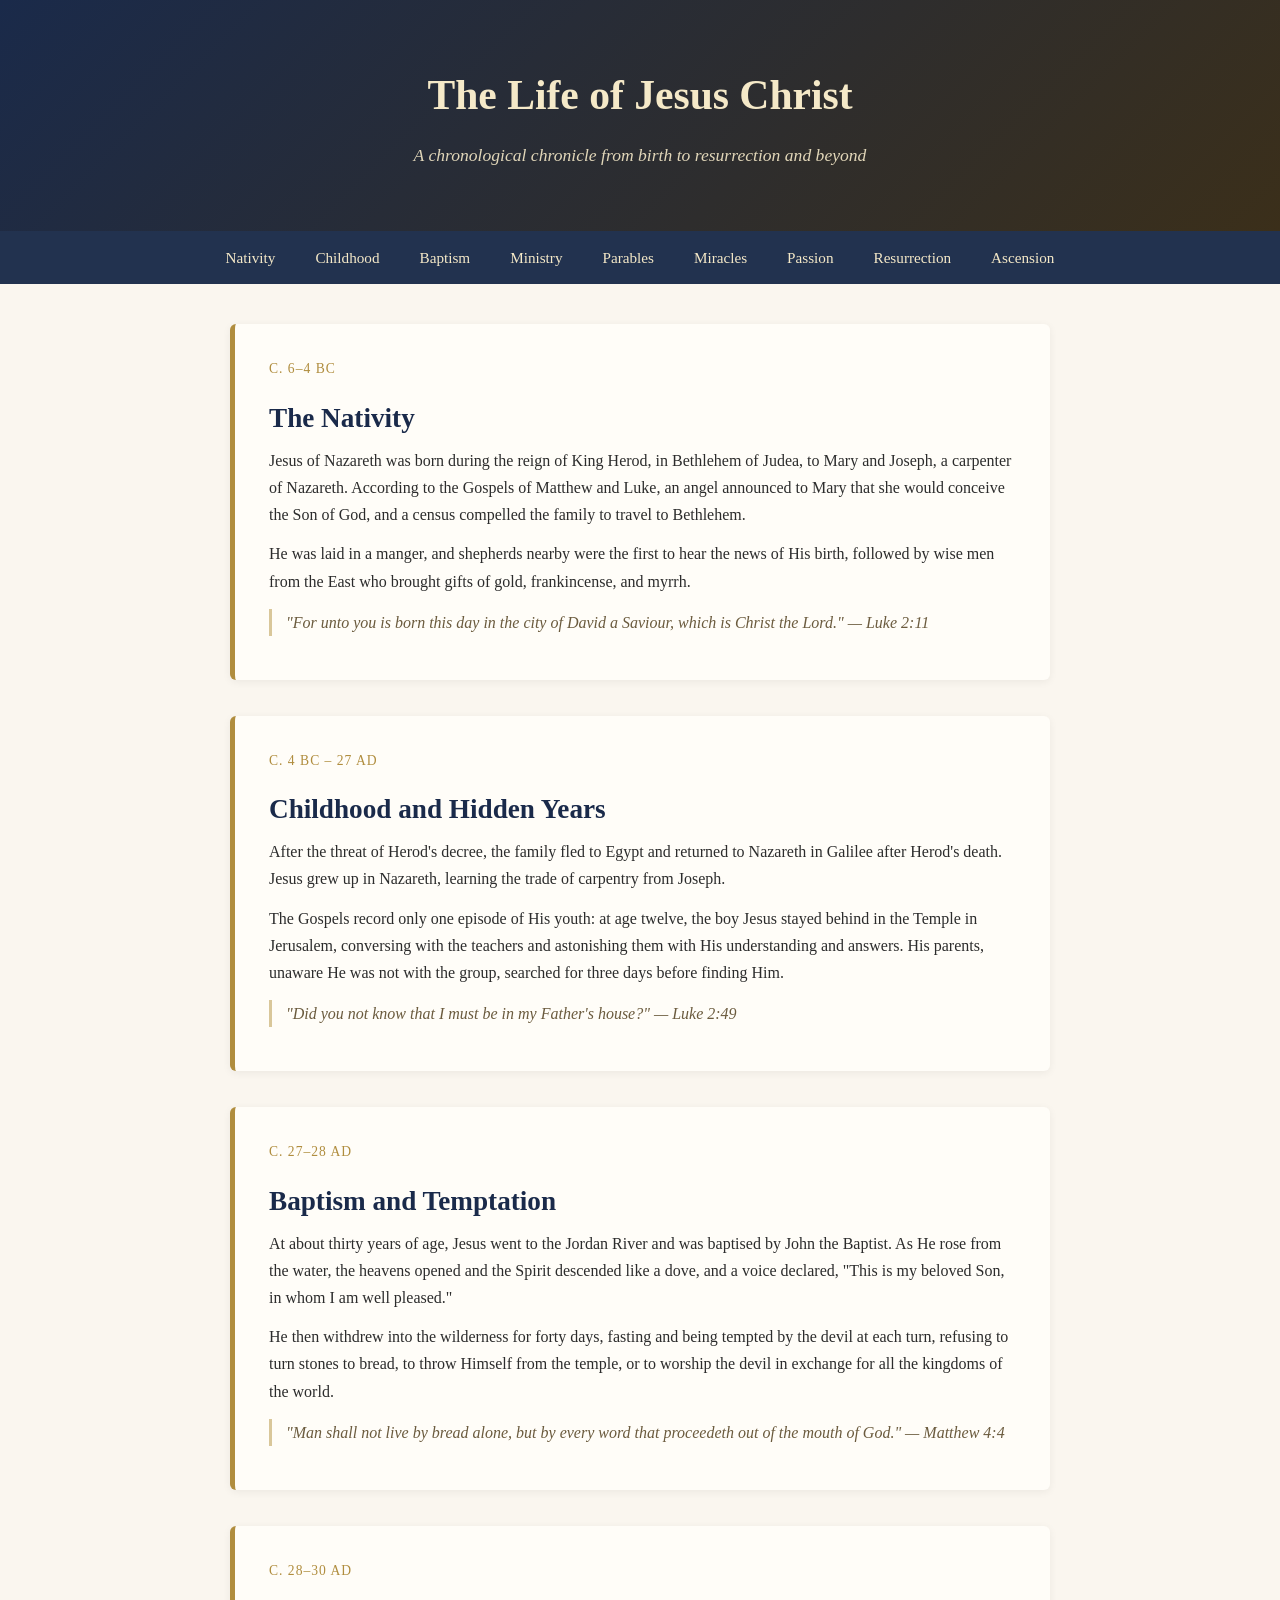
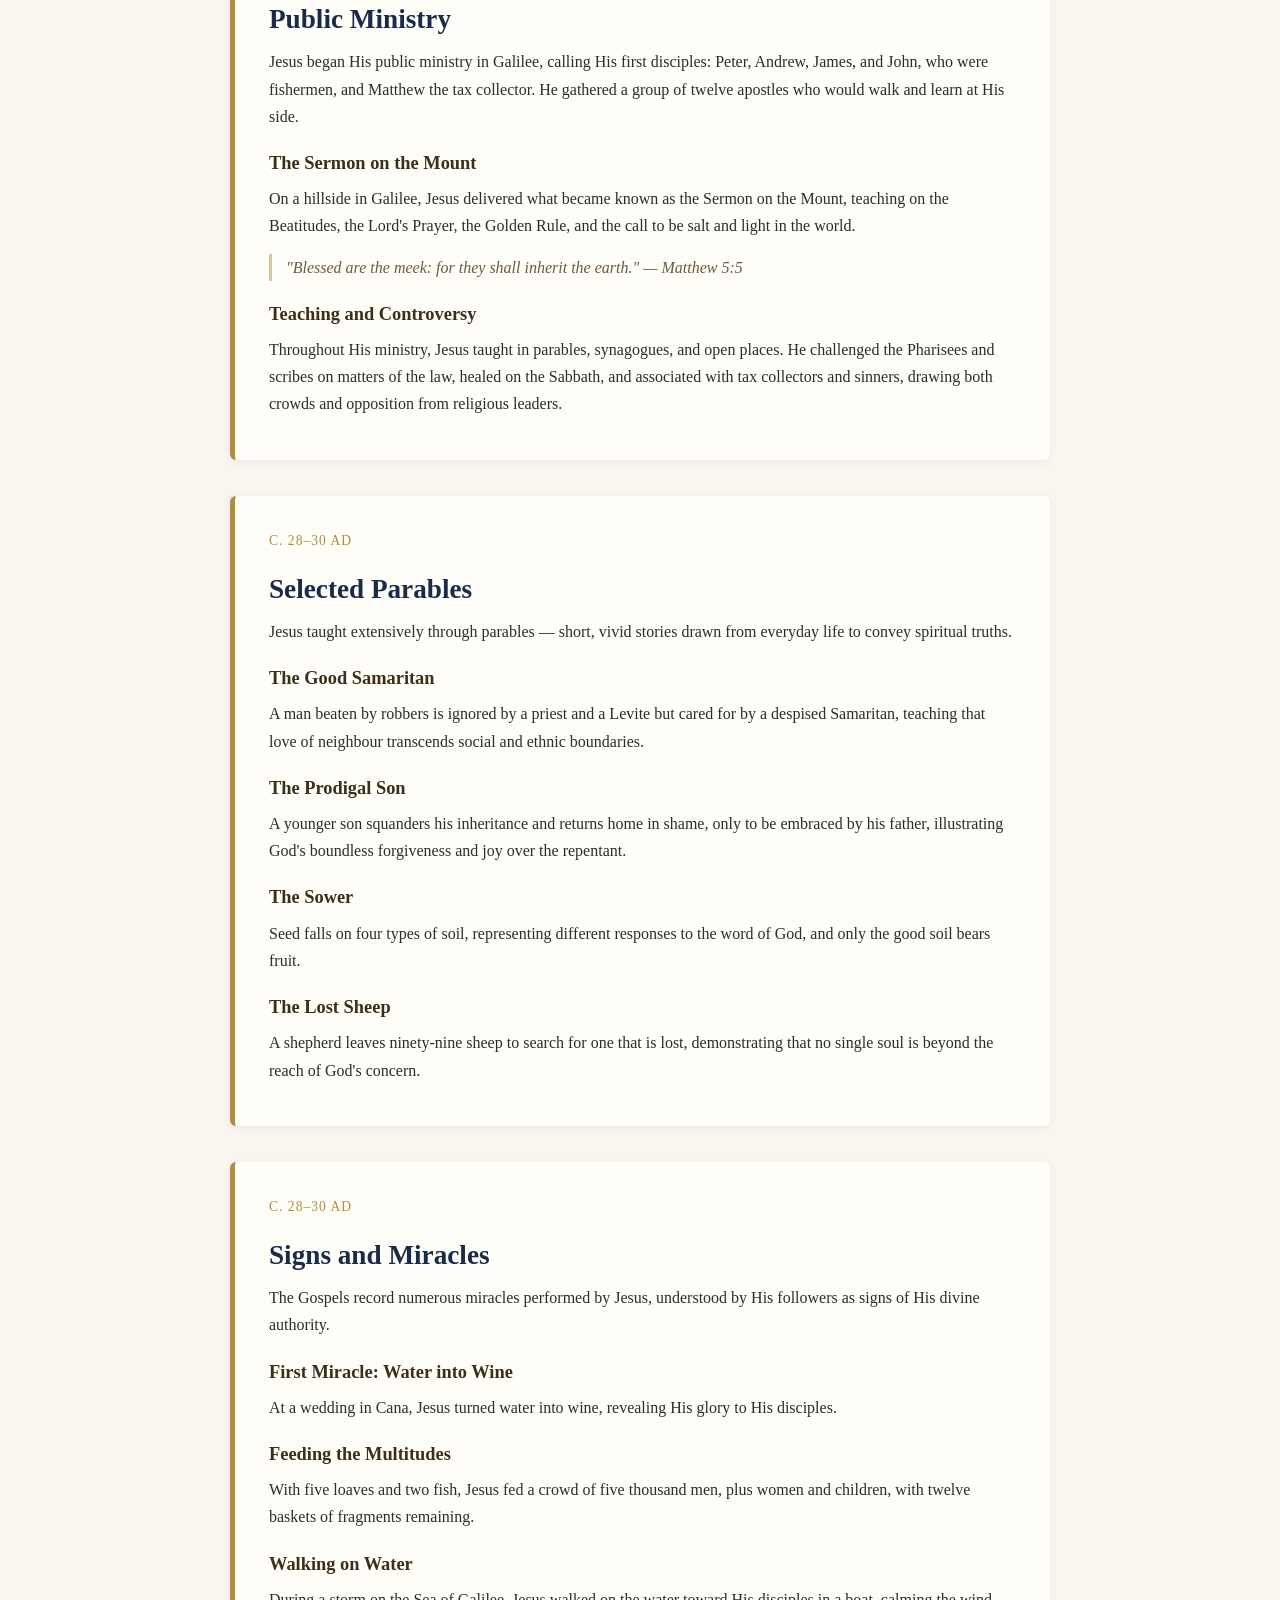
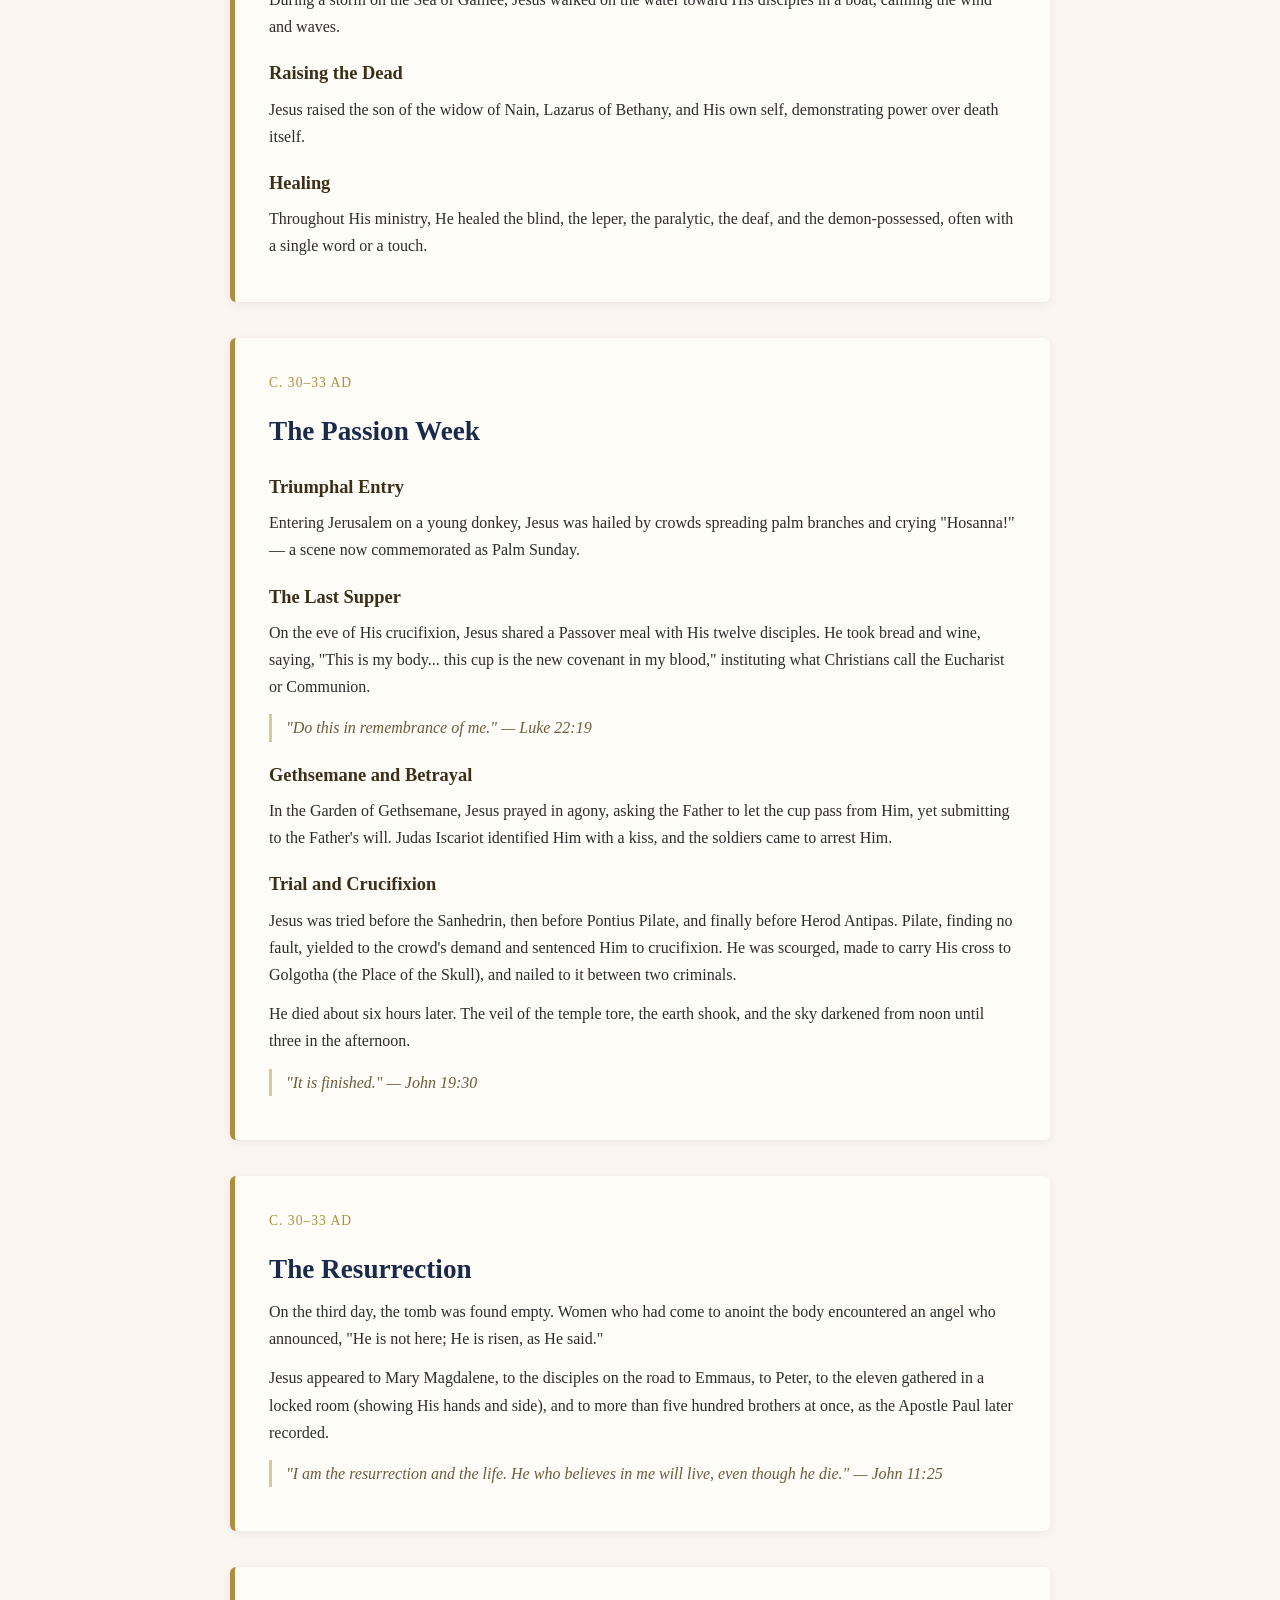
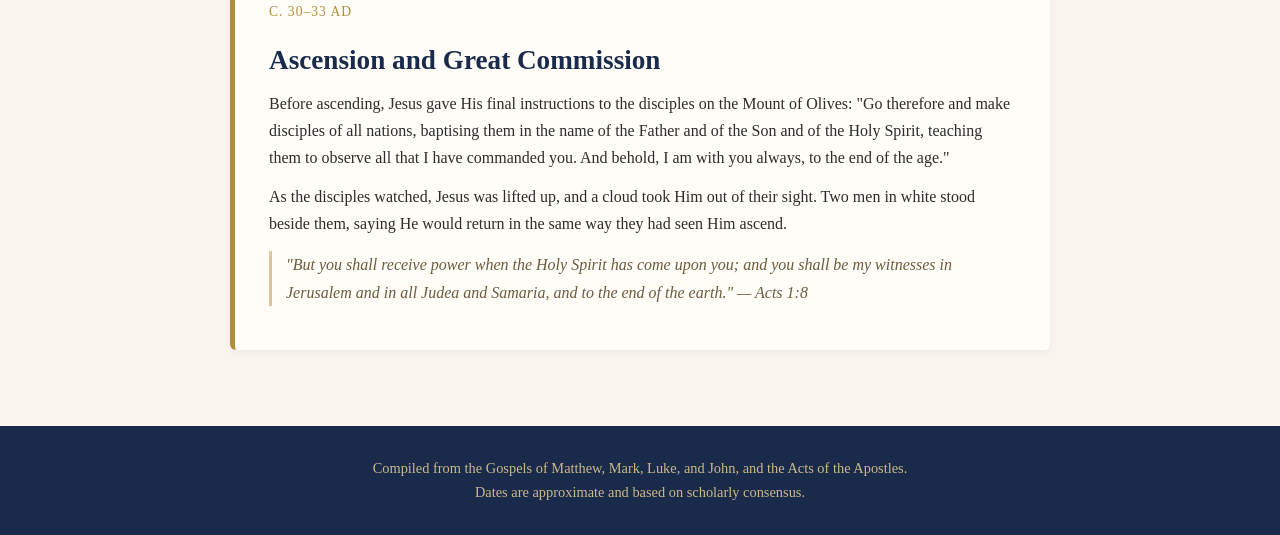
<file: index.html>
<!DOCTYPE html>
<html lang="en">
<head>
<meta charset="UTF-8">
<meta name="viewport" content="width=device-width, initial-scale=1.0">
<title>The Life of Jesus Christ</title>
<link rel="stylesheet" href="style.css">
</head>
<body>

<header>
  <h1>The Life of Jesus Christ</h1>
  <p>A chronological chronicle from birth to resurrection and beyond</p>
</header>

<nav>
  <a href="#nativity">Nativity</a>
  <a href="#childhood">Childhood</a>
  <a href="#baptism">Baptism</a>
  <a href="#ministry">Ministry</a>
  <a href="#parables">Parables</a>
  <a href="#miracles">Miracles</a>
  <a href="#passion">Passion</a>
  <a href="#resurrection">Resurrection</a>
  <a href="#ascension">Ascension</a>
</nav>

<main>

  <section id="nativity">
    <span class="era">c. 6–4 BC</span>
    <h2>The Nativity</h2>
    <p>Jesus of Nazareth was born during the reign of King Herod, in Bethlehem of Judea, to Mary and Joseph, a carpenter of Nazareth. According to the Gospels of Matthew and Luke, an angel announced to Mary that she would conceive the Son of God, and a census compelled the family to travel to Bethlehem.</p>
    <p>He was laid in a manger, and shepherds nearby were the first to hear the news of His birth, followed by wise men from the East who brought gifts of gold, frankincense, and myrrh.</p>
    <p class="verse">"For unto you is born this day in the city of David a Saviour, which is Christ the Lord." — Luke 2:11</p>
  </section>

  <section id="childhood">
    <span class="era">c. 4 BC – 27 AD</span>
    <h2>Childhood and Hidden Years</h2>
    <p>After the threat of Herod's decree, the family fled to Egypt and returned to Nazareth in Galilee after Herod's death. Jesus grew up in Nazareth, learning the trade of carpentry from Joseph.</p>
    <p>The Gospels record only one episode of His youth: at age twelve, the boy Jesus stayed behind in the Temple in Jerusalem, conversing with the teachers and astonishing them with His understanding and answers. His parents, unaware He was not with the group, searched for three days before finding Him.</p>
    <p class="verse">"Did you not know that I must be in my Father's house?" — Luke 2:49</p>
  </section>

  <section id="baptism">
    <span class="era">c. 27–28 AD</span>
    <h2>Baptism and Temptation</h2>
    <p>At about thirty years of age, Jesus went to the Jordan River and was baptised by John the Baptist. As He rose from the water, the heavens opened and the Spirit descended like a dove, and a voice declared, "This is my beloved Son, in whom I am well pleased."</p>
    <p>He then withdrew into the wilderness for forty days, fasting and being tempted by the devil at each turn, refusing to turn stones to bread, to throw Himself from the temple, or to worship the devil in exchange for all the kingdoms of the world.</p>
    <p class="verse">"Man shall not live by bread alone, but by every word that proceedeth out of the mouth of God." — Matthew 4:4</p>
  </section>

  <section id="ministry">
    <span class="era">c. 28–30 AD</span>
    <h2>Public Ministry</h2>
    <p>Jesus began His public ministry in Galilee, calling His first disciples: Peter, Andrew, James, and John, who were fishermen, and Matthew the tax collector. He gathered a group of twelve apostles who would walk and learn at His side.</p>
    <h3>The Sermon on the Mount</h3>
    <p>On a hillside in Galilee, Jesus delivered what became known as the Sermon on the Mount, teaching on the Beatitudes, the Lord's Prayer, the Golden Rule, and the call to be salt and light in the world.</p>
    <p class="verse">"Blessed are the meek: for they shall inherit the earth." — Matthew 5:5</p>
    <h3>Teaching and Controversy</h3>
    <p>Throughout His ministry, Jesus taught in parables, synagogues, and open places. He challenged the Pharisees and scribes on matters of the law, healed on the Sabbath, and associated with tax collectors and sinners, drawing both crowds and opposition from religious leaders.</p>
  </section>

  <section id="parables">
    <span class="era">c. 28–30 AD</span>
    <h2>Selected Parables</h2>
    <p>Jesus taught extensively through parables — short, vivid stories drawn from everyday life to convey spiritual truths.</p>
    <h3>The Good Samaritan</h3>
    <p>A man beaten by robbers is ignored by a priest and a Levite but cared for by a despised Samaritan, teaching that love of neighbour transcends social and ethnic boundaries.</p>
    <h3>The Prodigal Son</h3>
    <p>A younger son squanders his inheritance and returns home in shame, only to be embraced by his father, illustrating God's boundless forgiveness and joy over the repentant.</p>
    <h3>The Sower</h3>
    <p>Seed falls on four types of soil, representing different responses to the word of God, and only the good soil bears fruit.</p>
    <h3>The Lost Sheep</h3>
    <p>A shepherd leaves ninety-nine sheep to search for one that is lost, demonstrating that no single soul is beyond the reach of God's concern.</p>
  </section>

  <section id="miracles">
    <span class="era">c. 28–30 AD</span>
    <h2>Signs and Miracles</h2>
    <p>The Gospels record numerous miracles performed by Jesus, understood by His followers as signs of His divine authority.</p>
    <h3>First Miracle: Water into Wine</h3>
    <p>At a wedding in Cana, Jesus turned water into wine, revealing His glory to His disciples.</p>
    <h3>Feeding the Multitudes</h3>
    <p>With five loaves and two fish, Jesus fed a crowd of five thousand men, plus women and children, with twelve baskets of fragments remaining.</p>
    <h3>Walking on Water</h3>
    <p>During a storm on the Sea of Galilee, Jesus walked on the water toward His disciples in a boat, calming the wind and waves.</p>
    <h3>Raising the Dead</h3>
    <p>Jesus raised the son of the widow of Nain, Lazarus of Bethany, and His own self, demonstrating power over death itself.</p>
    <h3>Healing</h3>
    <p>Throughout His ministry, He healed the blind, the leper, the paralytic, the deaf, and the demon-possessed, often with a single word or a touch.</p>
  </section>

  <section id="passion">
    <span class="era">c. 30–33 AD</span>
    <h2>The Passion Week</h2>
    <h3>Triumphal Entry</h3>
    <p>Entering Jerusalem on a young donkey, Jesus was hailed by crowds spreading palm branches and crying "Hosanna!" — a scene now commemorated as Palm Sunday.</p>
    <h3>The Last Supper</h3>
    <p>On the eve of His crucifixion, Jesus shared a Passover meal with His twelve disciples. He took bread and wine, saying, "This is my body... this cup is the new covenant in my blood," instituting what Christians call the Eucharist or Communion.</p>
    <p class="verse">"Do this in remembrance of me." — Luke 22:19</p>
    <h3>Gethsemane and Betrayal</h3>
    <p>In the Garden of Gethsemane, Jesus prayed in agony, asking the Father to let the cup pass from Him, yet submitting to the Father's will. Judas Iscariot identified Him with a kiss, and the soldiers came to arrest Him.</p>
    <h3>Trial and Crucifixion</h3>
    <p>Jesus was tried before the Sanhedrin, then before Pontius Pilate, and finally before Herod Antipas. Pilate, finding no fault, yielded to the crowd's demand and sentenced Him to crucifixion. He was scourged, made to carry His cross to Golgotha (the Place of the Skull), and nailed to it between two criminals.</p>
    <p>He died about six hours later. The veil of the temple tore, the earth shook, and the sky darkened from noon until three in the afternoon.</p>
    <p class="verse">"It is finished." — John 19:30</p>
  </section>

  <section id="resurrection">
    <span class="era">c. 30–33 AD</span>
    <h2>The Resurrection</h2>
    <p>On the third day, the tomb was found empty. Women who had come to anoint the body encountered an angel who announced, "He is not here; He is risen, as He said."</p>
    <p>Jesus appeared to Mary Magdalene, to the disciples on the road to Emmaus, to Peter, to the eleven gathered in a locked room (showing His hands and side), and to more than five hundred brothers at once, as the Apostle Paul later recorded.</p>
    <p class="verse">"I am the resurrection and the life. He who believes in me will live, even though he die." — John 11:25</p>
  </section>

  <section id="ascension">
    <span class="era">c. 30–33 AD</span>
    <h2>Ascension and Great Commission</h2>
    <p>Before ascending, Jesus gave His final instructions to the disciples on the Mount of Olives: "Go therefore and make disciples of all nations, baptising them in the name of the Father and of the Son and of the Holy Spirit, teaching them to observe all that I have commanded you. And behold, I am with you always, to the end of the age."</p>
    <p>As the disciples watched, Jesus was lifted up, and a cloud took Him out of their sight. Two men in white stood beside them, saying He would return in the same way they had seen Him ascend.</p>
    <p class="verse">"But you shall receive power when the Holy Spirit has come upon you; and you shall be my witnesses in Jerusalem and in all Judea and Samaria, and to the end of the earth." — Acts 1:8</p>
  </section>

</main>

<footer>
  <p>Compiled from the Gospels of Matthew, Mark, Luke, and John, and the Acts of the Apostles.</p>
  <p>Dates are approximate and based on scholarly consensus.</p>
</footer>

</body>
</html>
</file>
<file: style.css>
* { margin: 0; padding: 0; box-sizing: border-box; }
  body {
    font-family: Georgia, "Times New Roman", serif;
    color: #2c2c2c;
    background: #faf6ef;
    line-height: 1.7;
  }
  header {
    background: linear-gradient(135deg, #1a2a4a, #3b2f1a);
    color: #f5e9c8;
    text-align: center;
    padding: 60px 20px;
  }
  header h1 { font-size: 2.6rem; margin-bottom: 10px; }
  header p { font-size: 1.1rem; font-style: italic; opacity: .9; }
  nav {
    background: #22324f;
    position: sticky;
    top: 0;
    z-index: 10;
    text-align: center;
  }
  nav a {
    display: inline-block;
    color: #f5e9c8;
    text-decoration: none;
    padding: 14px 18px;
    font-size: .95rem;
    transition: background .2s;
  }
  nav a:hover { background: #3b4f7a; }
  main { max-width: 860px; margin: 0 auto; padding: 40px 20px; }
  section {
    background: #fffdf8;
    border-left: 5px solid #b08d3e;
    border-radius: 6px;
    padding: 30px 34px;
    margin-bottom: 36px;
    box-shadow: 0 2px 8px rgba(0,0,0,.06);
  }
  section h2 {
    color: #1a2a4a;
    font-size: 1.7rem;
    margin-bottom: 6px;
  }
  section .era {
    display: inline-block;
    font-size: .85rem;
    letter-spacing: 1px;
    text-transform: uppercase;
    color: #b08d3e;
    margin-bottom: 14px;
  }
  section h3 {
    color: #3b2f1a;
    margin: 18px 0 6px;
    font-size: 1.15rem;
  }
  section p { margin-bottom: 12px; }
  .verse {
    font-style: italic;
    color: #6b5b3e;
    border-left: 3px solid #d9c79a;
    padding-left: 14px;
    margin: 14px 0;
  }
  footer {
    text-align: center;
    padding: 30px;
    background: #1a2a4a;
    color: #cbb98a;
    font-size: .9rem;
  }
  @media (max-width: 600px) {
    header h1 { font-size: 2rem; }
    nav a { padding: 10px 10px; font-size: .85rem; }
    section { padding: 22px 20px; }
  }
</file>
